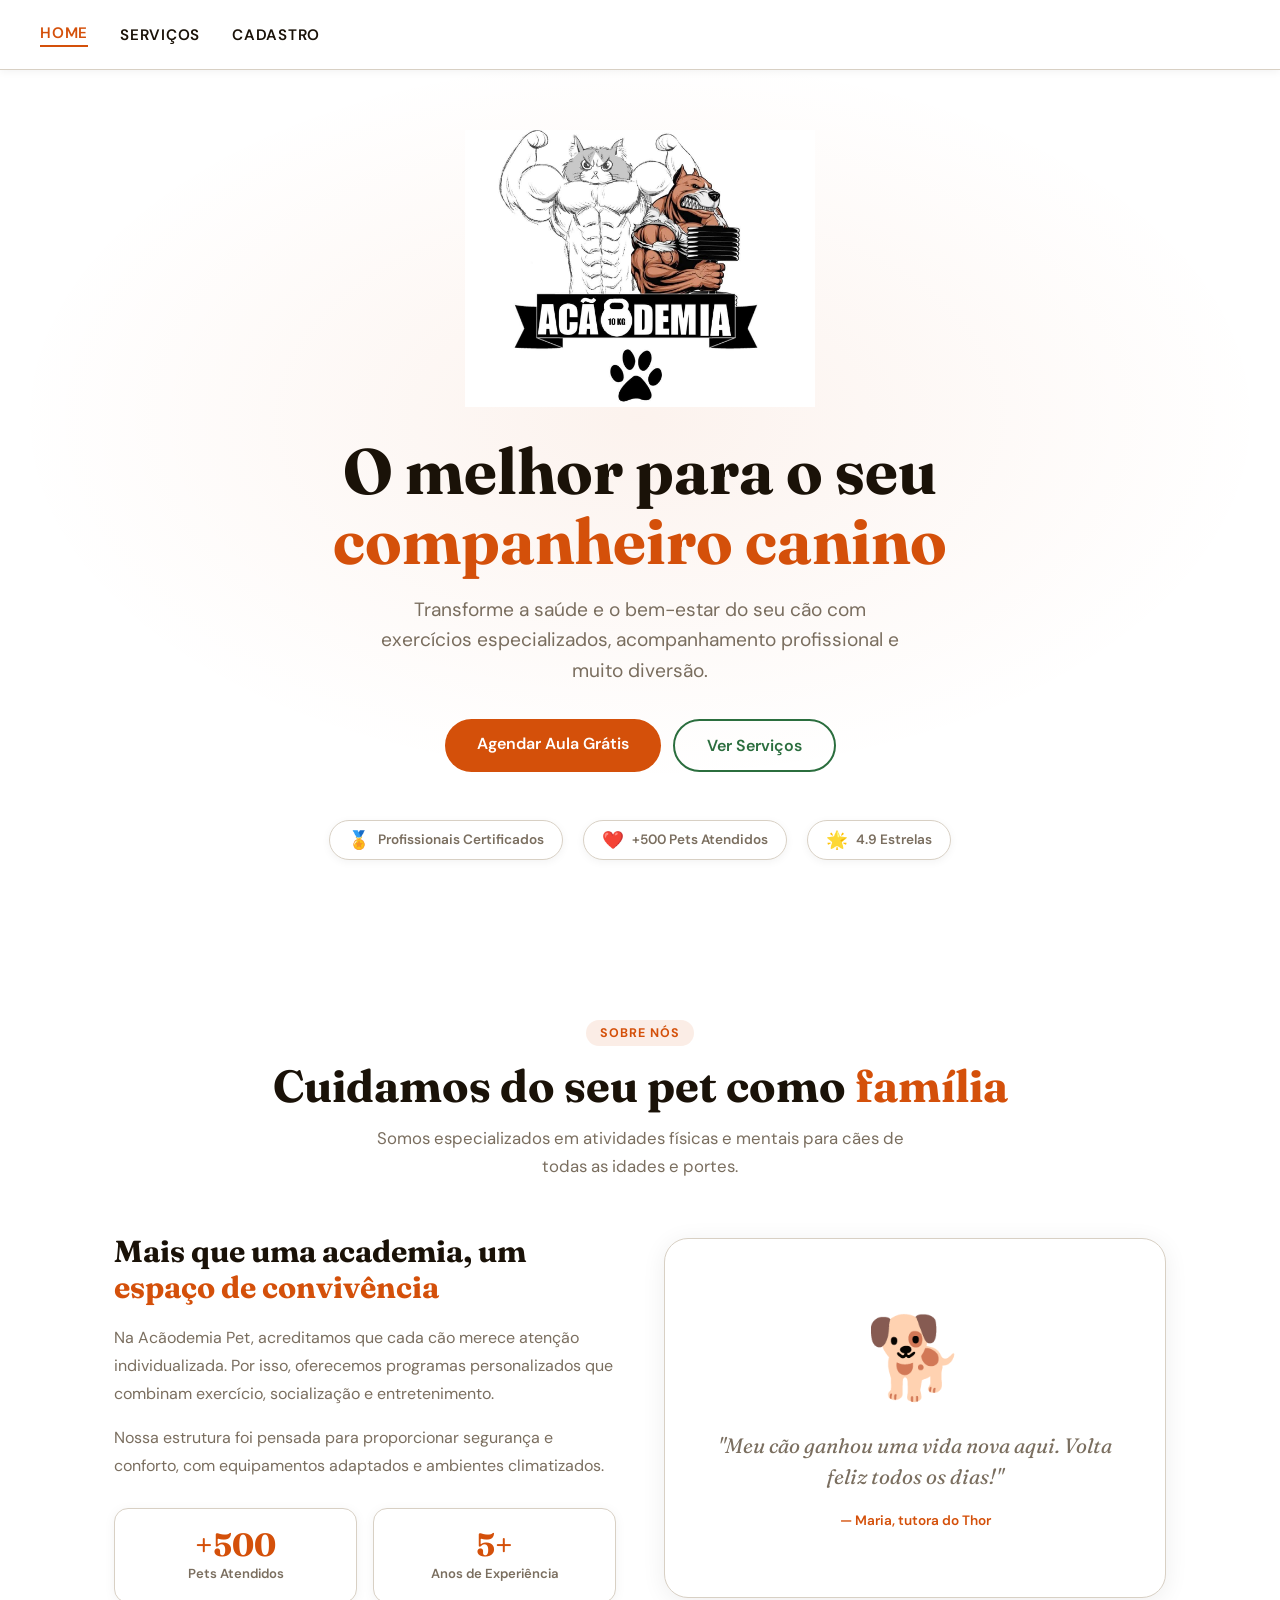
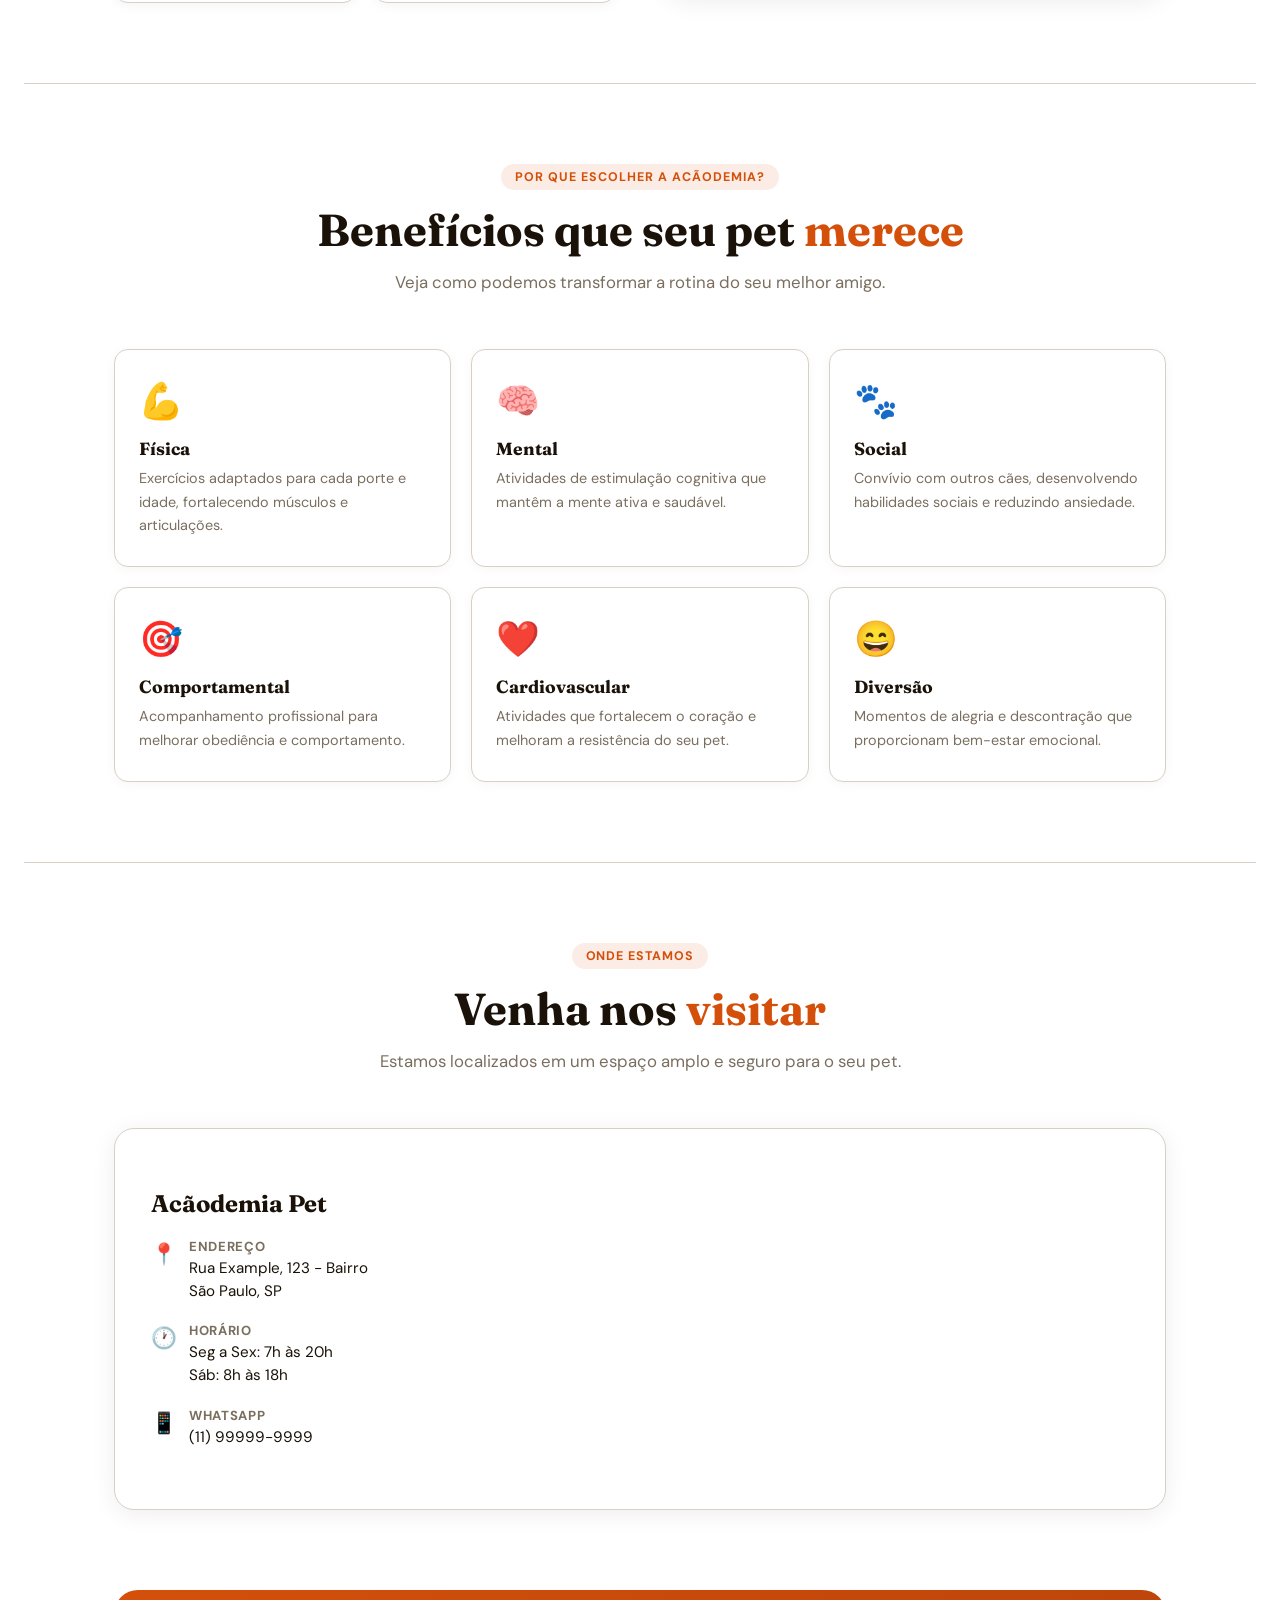
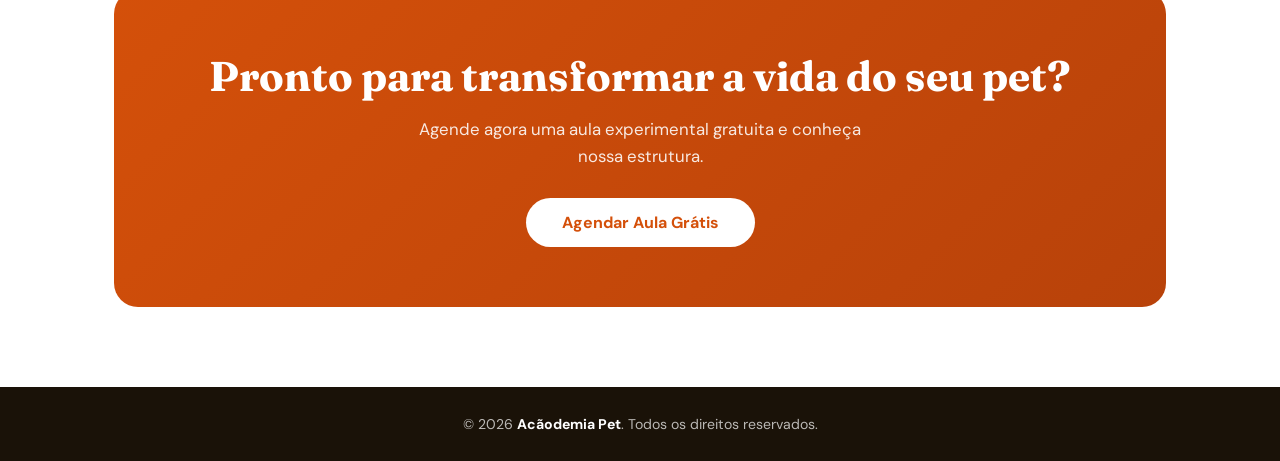
<file: index.html>
<!DOCTYPE html>
<html lang="pt-BR">
<head>
  <meta charset="UTF-8" />
  <meta name="viewport" content="width=device-width, initial-scale=1.0"/>
  <title>Acãodemia Pet — Academia Canina</title>
  <link href="https://fonts.googleapis.com/css2?family=Fraunces:ital,wght@0,400;0,700;1,400&family=DM+Sans:wght@400;500;600&display=swap" rel="stylesheet"/>
  <link rel="stylesheet" href="styles.css"/>
</head>
<body>
  <!-- ===== NAVBAR ===== -->
  <nav>
    <ul class="links-navegacao">
      <li><a href="#" id="nav-home" class="ativa" onclick="showPage('home'); return false;">HOME</a></li>
      <li><a href="#" id="nav-servicos" onclick="showPage('servicos'); return false;">SERVIÇOS</a></li>
      <li><a href="#" id="nav-cadastro" onclick="showPage('cadastro'); return false;">CADASTRO</a></li>
    </ul>
    <button class="menu-hamburguer" id="hamburger" aria-label="Menu" onclick="toggleMobile()">
      <span></span>
      <span></span>
      <span></span>
    </button>
  </nav>
  <div class="menu-movel" id="mobile-menu">
    <a href="#" id="mob-home" class="ativa" onclick="showPage('home'); toggleMobile(); return false;">HOME</a>
    <a href="#" id="mob-servicos" onclick="showPage('servicos'); toggleMobile(); return false;">SERVIÇOS</a>
    <a href="#" id="mob-cadastro" onclick="showPage('cadastro'); toggleMobile(); return false;">CADASTRO</a>
  </div>

  <!-- ===== PAGE: HOME ===== -->
  <div id="page-home" class="pagina ativa">
    <section class="heroi">
      <div class="logo-heroi aparece-cima">
        <img src="logo.jpeg" alt="Acãodemia Pet">
      </div>
      <h1 class="aparece-cima-2">O melhor para o seu <span>companheiro canino</span></h1>
      <p class="aparece-cima-2">Transforme a saúde e o bem-estar do seu cão com exercícios especializados, acompanhamento profissional e muito diversão.</p>
      <div class="botoes-heroi aparece-cima-3">
        <a href="#" class="botao-primario" onclick="showPage('cadastro'); return false;">Agendar Aula Grátis</a>
        <a href="#servicos" class="botao-secundario" onclick="showPage('servicos'); return false;">Ver Serviços</a>
      </div>
      <div class="hero-badges aparece-cima-3">
        <div class="selo"><span class="icone-selo">🏅</span> Profissionais Certificados</div>
        <div class="selo"><span class="icone-selo">❤️</span> +500 Pets Atendidos</div>
        <div class="selo"><span class="icone-selo">🌟</span> 4.9 Estrelas</div>
      </div>
    </section>

    <section class="secao" id="sobre">
      <div class="cabecalho-secao">
        <span class="tag-secao">Sobre nós</span>
        <h2>Cuidamos do seu pet como <span>família</span></h2>
        <p>Somos especializados em atividades físicas e mentais para cães de todas as idades e portes.</p>
      </div>
      <div class="grade-sobre">
        <div class="texto-sobre">
          <h3>Mais que uma academia, um <span>espaço de convivência</span></h3>
          <p>Na Acãodemia Pet, acreditamos que cada cão merece atenção individualizada. Por isso, oferecemos programas personalizados que combinam exercício, socialização e entretenimento.</p>
          <p>Nossa estrutura foi pensada para proporcionar segurança e conforto, com equipamentos adaptados e ambientes climatizados.</p>
          <div class="estatisticas-sobre">
            <div class="cartao-estatistica">
              <div class="numero-estatistica">+500</div>
              <div class="rotulo-estatistica">Pets Atendidos</div>
            </div>
            <div class="cartao-estatistica">
              <div class="numero-estatistica">5+</div>
              <div class="rotulo-estatistica">Anos de Experiência</div>
            </div>
          </div>
        </div>
        <div class="visual-sobre">
          <span class="icone-grande">🐕</span>
          <p>"Meu cão ganhou uma vida nova aqui. Volta feliz todos os dias!"</p>
          <span class="autor">— Maria, tutora do Thor</span>
        </div>
      </div>
    </section>

    <hr class="divisor">

    <section class="secao" id="beneficios">
      <div class="cabecalho-secao">
        <span class="tag-secao">Por que escolher a Acãodemia?</span>
        <h2>Benefícios que seu pet <span>merece</span></h2>
        <p>Veja como podemos transformar a rotina do seu melhor amigo.</p>
      </div>
      <div class="grade-beneficios">
        <div class="cartao-beneficio">
          <span class="icone-beneficio">💪</span>
          <h4>Física</h4>
          <p>Exercícios adaptados para cada porte e idade, fortalecendo músculos e articulações.</p>
        </div>
        <div class="cartao-beneficio">
          <span class="icone-beneficio">🧠</span>
          <h4>Mental</h4>
          <p>Atividades de estimulação cognitiva que mantêm a mente ativa e saudável.</p>
        </div>
        <div class="cartao-beneficio">
          <span class="icone-beneficio">🐾</span>
          <h4>Social</h4>
          <p>Convívio com outros cães, desenvolvendo habilidades sociais e reduzindo ansiedade.</p>
        </div>
        <div class="cartao-beneficio">
          <span class="icone-beneficio">🎯</span>
          <h4>Comportamental</h4>
          <p>Acompanhamento profissional para melhorar obediência e comportamento.</p>
        </div>
        <div class="cartao-beneficio">
          <span class="icone-beneficio">❤️</span>
          <h4>Cardiovascular</h4>
          <p>Atividades que fortalecem o coração e melhoram a resistência do seu pet.</p>
        </div>
        <div class="cartao-beneficio">
          <span class="icone-beneficio">😄</span>
          <h4>Diversão</h4>
          <p>Momentos de alegria e descontração que proporcionam bem-estar emocional.</p>
        </div>
      </div>
    </section>

    <hr class="divisor">

    <section class="secao" id="localizacao">
      <div class="cabecalho-secao">
        <span class="tag-secao">Onde estamos</span>
        <h2>Venha nos <span>visitar</span></h2>
        <p>Estamos localizados em um espaço amplo e seguro para o seu pet.</p>
      </div>
      <div class="envoltoria-localizacao">
        <div class="informacoes-localizacao">
          <div class="detalhes-localizacao">
            <h3>Acãodemia Pet</h3>
            <div class="item-localizacao">
              <span class="icone-localizacao">📍</span>
              <div>
                <strong>Endereço</strong>
                <p>Rua Example, 123 - Bairro<br>São Paulo, SP</p>
              </div>
            </div>
            <div class="item-localizacao">
              <span class="icone-localizacao">🕐</span>
              <div>
                <strong>Horário</strong>
                <p>Seg a Sex: 7h às 20h<br>Sáb: 8h às 18h</p>
              </div>
            </div>
            <div class="item-localizacao">
              <span class="icone-localizacao">📱</span>
              <div>
                <strong>WhatsApp</strong>
                <p>(11) 99999-9999</p>
              </div>
            </div>
          </div>
          <div class="conteiner-mapa">
            <iframe src="https://www.google.com/maps/embed?pb=!1m18!1m12!1m3!1d3657.197690722798!2d-46.65870258554344!3d-23.561696284680577!2m3!1f0!2f0!3f0!3m2!1i1024!2i768!4f13.1!3m3!1m2!1s0x94ce59c8da0aa315%3A0xd63f3e4a5d6e1b0!2sAv.%20Paulista%2C%20São%20Paulo%20-%20SP!5e0!3m2!1spt-BR!2sbr!4v1640000000000!5m2!1spt-BR!2sbr" allowfullscreen="" loading="lazy"></iframe>
          </div>
        </div>
      </div>
    </section>

    <div class="chamada-inicial">
      <h2>Pronto para transformar a vida do seu pet?</h2>
      <p>Agende agora uma aula experimental gratuita e conheça nossa estrutura.</p>
      <a href="#" class="botao-branco" onclick="showPage('cadastro'); return false;">Agendar Aula Grátis</a>
    </div>
  </div>

  <!-- ===== PAGE: SERVIÇOS ===== -->
  <div id="page-servicos" class="pagina">
    <div class="heroi-servicos">
      <h1>Nossos <span>Serviços</span></h1>
      <p>Oferecemos diversas modalidades para atender às necessidades do seu pet.</p>
    </div>
    <div class="grade-servicos">
      <div class="cartao-servico">
        <span class="numero-servico">1</span>
        <div class="envoltoria-icone-servico">🏃</div>
        <div class="corpo-servico">
          <h3>Natação</h3>
          <p>Atividade de baixo impacto, ideal para pets com problemas articulares ou que adoram água. A natação fortalece músculos e melhora a resistência cardiovascular.</p>
          <div class="tags-servico">
            <span class="tag-servico">Musculação</span>
            <span class="tag-servico">Cardio</span>
          </div>
        </div>
      </div>
      <div class="cartao-servico">
        <span class="numero-servico">2</span>
        <div class="envoltoria-icone-servico">🎾</div>
        <div class="corpo-servico">
          <h3>Agility</h3>
          <p>Circuito de obstáculos que desenvolve coordenação, agilidade e concentração. Perfeito para cães que precisam gastar energia e aprender novos comandos.</p>
          <div class="tags-servico">
            <span class="tag-servico">Coordenação</span>
            <span class="tag-servico">Equilíbrio</span>
          </div>
        </div>
      </div>
      <div class="cartao-servico">
        <span class="numero-servico">3</span>
        <div class="envoltoria-icone-servico">🐕</div>
        <div class="corpo-servico">
          <h3>Socialização</h3>
          <p>Sessões em grupo onde seu pet interage com outros cães de forma supervisionada. Ideal para desenvolver habilidades sociais e reduzir comportamentos agressivos.</p>
          <div class="tags-servico">
            <span class="tag-servico">Convívio</span>
            <span class="tag-servico">Comportamento</span>
          </div>
        </div>
      </div>
      <div class="cartao-servico">
        <span class="numero-servico">4</span>
        <div class="envoltoria-icone-servico">🧠</div>
        <div class="corpo-servico">
          <h3>Enriquecimento Ambiental</h3>
          <p>Atividades que estimulam os sentidos e a mente do seu pet, prevenindo tédio e comportamentos destrutivos. Inclui jogos de busca e puzzles.</p>
          <div class="tags-servico">
            <span class="tag-servico">Estimulação</span>
            <span class="tag-servico">Mental</span>
          </div>
        </div>
      </div>
      <div class="cartao-servico">
        <span class="numero-servico">5</span>
        <div class="envoltoria-icone-servico">🏋️</div>
        <div class="corpo-servico">
          <h3>Musculação</h3>
          <p>Exercícios específicos para fortalecimento muscular, indicados para recuperação pós-cirúrgica ou prevenção de lesões. Equipamentos adaptados para cada porte.</p>
          <div class="tags-servico">
            <span class="tag-servico">Força</span>
            <span class="tag-servico">Reabilitação</span>
          </div>
        </div>
      </div>
      <div class="cartao-servico">
        <span class="numero-servico">6</span>
        <div class="envoltoria-icone-servico">🎓</div>
        <div class="corpo-servico">
          <h3>Obediência</h3>
          <p>Aulas de adestramento básico e avançado, focadas em comandos como sentar, deitar, ficar e caminhar sem coleira. Melhora a comunicação entre tutor e pet.</p>
          <div class="tags-servico">
            <span class="tag-servico">Educação</span>
            <span class="tag-servico">Disciplina</span>
          </div>
        </div>
      </div>
      <div class="cartao-servico destaque">
        <span class="numero-servico">★</span>
        <div class="envoltoria-icone-servico">🌟</div>
        <div class="corpo-servico">
          <h3>Pacote Premium</h3>
          <p>Plano completo que inclui natação, agility, socialização e enriquecimento ambiental. Ideal para quem busca o melhor para seu pet com acompanhamento personalizado e relatórios de evolução.</p>
          <div class="tags-servico">
            <span class="tag-servico">Completo</span>
            <span class="tag-servico">Personalizado</span>
            <span class="tag-servico">Relatório</span>
          </div>
        </div>
      </div>
    </div>
  </div>

  <!-- ===== PAGE: CADASTRO ===== -->
  <div id="page-cadastro" class="pagina">
    <div class="pagina-cadastro">
      <div class="cabecalho-cadastro">
        <span class="pata">🐾</span>
        <h1>Agende uma <span>aula experimental</span></h1>
        <p>Preencha o formulário abaixo e entraremos em contato.</p>
      </div>
      <div class="cartao">
        <form id="form">
          <div class="titulo-secao-formulario">Dados do Pet</div>
          <div class="linha">
            <div class="campo">
              <label for="nome_cao">Nome do cão *</label>
              <input type="text" id="nome_cao" name="nome_cao" required>
            </div>
            <div class="campo">
              <label for="raca">Raça</label>
              <input type="text" id="raca" name="raca">
            </div>
          </div>
          <div class="linha">
            <div class="campo">
              <label for="idade">Idade (anos)</label>
              <input type="number" id="idade" name="idade" min="0">
            </div>
            <div class="campo">
              <label for="peso">Peso (kg)</label>
              <input type="number" id="peso" name="peso" min="0" step="0.1">
            </div>
          </div>
          <div class="campo">
            <label for="porte">Porte</label>
            <select id="porte" name="porte">
              <option value="">Selecione...</option>
              <option value="pequeno">Pequeno (até 10kg)</option>
              <option value="medio">Médio (10-25kg)</option>
              <option value="grande">Grande (acima de 25kg)</option>
            </select>
          </div>

          <div class="titulo-secao-formulario">Dados do Tutor</div>
          <div class="linha">
            <div class="campo">
              <label for="tutor">Nome do tutor *</label>
              <input type="text" id="tutor" name="tutor" required>
            </div>
            <div class="campo">
              <label for="email">E-mail</label>
              <input type="email" id="email" name="email">
            </div>
          </div>
          <div class="linha">
            <div class="campo">
              <label for="telefone">WhatsApp *</label>
              <input type="tel" id="telefone" name="telefone" required>
            </div>
            <div class="campo">
              <label for="whatsapp">Prefere WhatsApp?</label>
              <div class="opcoes">
                <label class="rotulo-opcao">
                  <input type="radio" name="pref_whatsapp" value="sim" checked>
                  Sim
                </label>
                <label class="rotulo-opcao">
                  <input type="radio" name="pref_whatsapp" value="nao">
                  Não
                </label>
              </div>
            </div>
          </div>

          <div class="titulo-secao-formulario"> Interesse </div>
          <div class="campo">
            <label for="servico_interesse">Serviço de interesse</label>
            <select id="servico_interesse" name="servico_interesse">
              <option value="">Selecione...</option>
              <option value="natacao">Natação</option>
              <option value="agility">Agility</option>
              <option value="socializacao">Socialização</option>
              <option value="enriquecimento">Enriquecimento Ambiental</option>
              <option value="musculacao">Musculação</option>
              <option value="obediencia">Obediência</option>
              <option value="premium">Pacote Premium</option>
            </select>
          </div>
          <div class="campo">
            <label>Plano de interesse</label>
            <div class="planos">
              <label class="rotulo-plano">
                <input type="radio" name="plano" value="avulso">
                <span class="icone-plano">🎟️</span>
                <span class="nome-plano">Avulso</span>
                <span class="preco-plano">R$ 80</span>
                <span class="frequencia-plano">por aula</span>
              </label>
              <label class="rotulo-plano">
                <input type="radio" name="plano" value="mensal" checked>
                <span class="icone-plano">📅</span>
                <span class="nome-plano">Mensal</span>
                <span class="preco-plano">R$ 350</span>
                <span class="frequencia-plano">4 aulas/mês</span>
              </label>
              <label class="rotulo-plano">
                <input type="radio" name="plano" value="premium">
                <span class="icone-plano">⭐</span>
                <span class="nome-plano">Premium</span>
                <span class="preco-plano">R$ 600</span>
                <span class="frequencia-plano">8 aulas/mês</span>
              </label>
            </div>
          </div>
          <div class="campo">
            <label for="observacoes">Observações</label>
            <textarea id="observacoes" name="observacoes" placeholder="Conte mais sobre seu pet: necessidades especiais, comportamento, etc."></textarea>
          </div>
          <button type="submit" class="botao-enviar">Agendar Aula Experimental</button>
        </form>
        <div id="success">
          <div class="big">🎉</div>
          <h2>Agendamento Realizado!</h2>
          <p>Em breve entraremos em contato pelo WhatsApp.</p>
        </div>
      </div>
    </div>
  </div>

  <!-- ===== FOOTER ===== -->
  <footer>
    <p>© 2026 <strong>Acãodemia Pet</strong>. Todos os direitos reservados.</p>
  </footer>

  <script src="script.js"></script>
</body>
</html>
</file>
<file: styles.css>
*, *::before, *::after { box-sizing: border-box; margin: 0; padding: 0; }

:root {
  --bg: #ffffff;
  --card: #ffffff;
  --ink: #1a1208;
  --muted: #7a6e5f;
  --accent: #d4500a;
  --accent2: #2b6e3e;
  --border: #d8d0c4;
  --radius: 14px;
}

html { scroll-behavior: smooth; }

body {
  background: var(--bg);
  font-family: 'DM Sans', sans-serif;
  color: var(--ink);
  min-height: 100vh;
}

/* ===== NAVBAR ===== */
nav {
  position: sticky;
  top: 0;
  z-index: 100;
  background: rgba(255,255,255,0.98);
  backdrop-filter: blur(12px);
  border-bottom: 1.5px solid var(--border);
  padding: 16px 40px;
  display: flex;
  align-items: center;
  justify-content: space-between;
  height: auto;
  min-height: 70px;
  box-shadow: 0 2px 8px rgba(26,18,8,.05);
}

.marca-navegacao {
  display: flex;
  align-items: center;
  gap: 14px;
  text-decoration: none;
  color: var(--ink);
  flex-shrink: 0;
}

.marca-navegacao img {
  height: 52px;
  width: auto;
  object-fit: contain;
  display: block;
  cursor: pointer;
  transition: transform .2s;
}

.marca-navegacao img:hover {
  transform: scale(1.05);
}

.links-navegacao {
  display: flex;
  gap: 32px;
  list-style: none;
  align-items: center;
}

.links-navegacao a {
  display: block;
  text-decoration: none;
  font-size: 0.95rem;
  font-weight: 600;
  color: var(--ink);
  transition: color .18s;
  cursor: pointer;
  letter-spacing: 0.05em;
  text-transform: uppercase;
}

.links-navegacao a:hover {
  color: var(--accent);
}

.links-navegacao a.ativa {
  color: var(--accent);
  border-bottom: 2px solid var(--accent);
  padding-bottom: 2px;
}

/* Hamburger */
.menu-hamburguer {
  display: none;
  flex-direction: column;
  gap: 5px;
  cursor: pointer;
  padding: 6px;
  background: none;
  border: none;
  z-index: 101;
}

.menu-hamburguer span {
  display: block;
  width: 26px;
  height: 2.5px;
  background: var(--ink);
  border-radius: 2px;
  transition: all .25s;
}

.menu-movel {
  display: none;
  flex-direction: column;
  background: var(--bg);
  border-bottom: 1.5px solid var(--border);
  padding: 16px 24px 24px;
  gap: 12px;
  position: absolute;
  top: 70px;
  left: 0;
  right: 0;
  box-shadow: 0 4px 12px rgba(26,18,8,.1);
}

.menu-movel a {
  padding: 12px 16px;
  text-decoration: none;
  font-size: 0.95rem;
  font-weight: 600;
  color: var(--ink);
  transition: color .18s;
  cursor: pointer;
  letter-spacing: 0.05em;
  text-transform: uppercase;
}

.menu-movel a:hover {
  color: var(--accent);
}

.menu-movel a.ativa {
  color: var(--accent);
}

/* ===== PAGE SECTIONS ===== */
.pagina { display: none; }
.pagina.ativa { display: block; }

/* ===== HOME — HERO ===== */
.heroi {
  min-height: calc(100vh - 70px);
  display: flex;
  flex-direction: column;
  align-items: center;
  justify-content: center;
  text-align: center;
  padding: 60px 24px 80px;
  position: relative;
  overflow: hidden;
}

.heroi::before {
  content: '';
  position: absolute;
  inset: 0;
  background: radial-gradient(ellipse 70% 60% at 50% 40%, rgba(212,80,10,.07) 0%, transparent 70%);
  pointer-events: none;
}

.logo-heroi {
  margin-bottom: 29px;
}

.logo-heroi img {
  max-width: 350px;
  height: auto;
  display: block;
  margin: 0 auto;
}

.heroi h1 {
  font-family: 'Fraunces', serif;
  font-size: clamp(2.4rem, 7vw, 4rem);
  font-weight: 700;
  line-height: 1.1;
  max-width: 700px;
}

.heroi h1 span { color: var(--accent); }

.heroi p {
  margin-top: 18px;
  font-size: clamp(1rem, 2.5vw, 1.2rem);
  color: var(--muted);
  max-width: 520px;
  line-height: 1.6;
}

.botoes-heroi {
  display: flex;
  gap: 12px;
  margin-top: 32px;
  flex-wrap: wrap;
  justify-content: center;
}

.botao-primario {
  padding: 14px 32px;
  background: var(--accent);
  color: #fff;
  border: none;
  border-radius: 100px;
  font-family: 'DM Sans', sans-serif;
  font-size: 1rem;
  font-weight: 600;
  cursor: pointer;
  text-decoration: none;
  transition: background .18s, transform .12s;
  display: inline-block;
}

.botao-primario:hover { background: #b8420a; transform: translateY(-2px); }

.botao-secundario {
  padding: 14px 32px;
  background: transparent;
  color: var(--accent2);
  border: 2px solid var(--accent2);
  border-radius: 100px;
  font-family: 'DM Sans', sans-serif;
  font-size: 1rem;
  font-weight: 600;
  cursor: pointer;
  text-decoration: none;
  transition: background .18s, transform .12s;
  display: inline-block;
}

.botao-secundario:hover { background: rgba(43,110,62,.08); transform: translateY(-2px); }

.hero-badges {
  display: flex;
  gap: 20px;
  margin-top: 48px;
  flex-wrap: wrap;
  justify-content: center;
}

.selo {
  display: flex;
  align-items: center;
  gap: 8px;
  background: var(--card);
  border: 1.5px solid var(--border);
  border-radius: 100px;
  padding: 8px 18px;
  font-size: 0.85rem;
  font-weight: 600;
  color: var(--muted);
  box-shadow: 0 2px 8px rgba(26,18,8,.05);
}

.selo .icone-selo { font-size: 1.1rem; }

/* ===== SECTION WRAPPER ===== */
.secao {
  padding: 80px 24px;
  max-width: 1100px;
  margin: 0 auto;
}

.cabecalho-secao {
  text-align: center;
  margin-bottom: 52px;
}

.tag-secao {
  display: inline-block;
  background: rgba(212,80,10,.1);
  color: var(--accent);
  font-size: 0.78rem;
  font-weight: 700;
  letter-spacing: .08em;
  text-transform: uppercase;
  padding: 5px 14px;
  border-radius: 100px;
  margin-bottom: 14px;
}

.cabecalho-secao h2 {
  font-family: 'Fraunces', serif;
  font-size: clamp(1.8rem, 4vw, 2.8rem);
  font-weight: 700;
  line-height: 1.15;
}

.cabecalho-secao h2 span { color: var(--accent); }

.cabecalho-secao p {
  margin-top: 14px;
  color: var(--muted);
  font-size: 1.05rem;
  max-width: 560px;
  margin-left: auto;
  margin-right: auto;
  line-height: 1.65;
}

/* ===== SOBRE ===== */
.grade-sobre {
  display: grid;
  grid-template-columns: 1fr 1fr;
  gap: 48px;
  align-items: center;
}

.texto-sobre h3 {
  font-family: 'Fraunces', serif;
  font-size: 1.9rem;
  font-weight: 700;
  line-height: 1.2;
  margin-bottom: 18px;
}

.texto-sobre h3 span { color: var(--accent); }

.texto-sobre p {
  color: var(--muted);
  line-height: 1.75;
  margin-bottom: 16px;
  font-size: 1rem;
}

.estatisticas-sobre {
  display: grid;
  grid-template-columns: 1fr 1fr;
  gap: 16px;
  margin-top: 28px;
}

.cartao-estatistica {
  background: var(--card);
  border: 1.5px solid var(--border);
  border-radius: var(--radius);
  padding: 20px;
  text-align: center;
  box-shadow: 0 2px 12px rgba(26,18,8,.05);
}

.cartao-estatistica .numero-estatistica {
  font-family: 'Fraunces', serif;
  font-size: 2rem;
  font-weight: 700;
  color: var(--accent);
  line-height: 1;
}

.cartao-estatistica .rotulo-estatistica {
  font-size: 0.82rem;
  color: var(--muted);
  margin-top: 4px;
  font-weight: 600;
}

.visual-sobre {
  background: var(--card);
  border: 1.5px solid var(--border);
  border-radius: 24px;
  padding: 40px;
  display: flex;
  flex-direction: column;
  align-items: center;
  justify-content: center;
  gap: 20px;
  box-shadow: 0 4px 24px rgba(26,18,8,.07);
  min-height: 360px;
}

.visual-sobre .icone-grande { font-size: 5rem; }

.visual-sobre p {
  font-family: 'Fraunces', serif;
  font-size: 1.3rem;
  font-style: italic;
  text-align: center;
  color: var(--muted);
  line-height: 1.5;
}

.visual-sobre .autor {
  font-family: 'DM Sans', sans-serif;
  font-style: normal;
  font-size: 0.85rem;
  font-weight: 600;
  color: var(--accent);
}

/* ===== DIVIDER ===== */
.divisor {
  border: none;
  border-top: 1.5px solid var(--border);
  margin: 0 24px;
}

/* ===== BENEFÍCIOS ===== */
.grade-beneficios {
  display: grid;
  grid-template-columns: repeat(3, 1fr);
  gap: 20px;
}

.cartao-beneficio {
  background: var(--card);
  border: 1.5px solid var(--border);
  border-radius: var(--radius);
  padding: 28px 24px;
  transition: transform .2s, box-shadow .2s;
  box-shadow: 0 2px 12px rgba(26,18,8,.04);
}

.cartao-beneficio:hover {
  transform: translateY(-4px);
  box-shadow: 0 8px 28px rgba(26,18,8,.1);
}

.icone-beneficio {
  font-size: 2.2rem;
  margin-bottom: 14px;
  display: block;
}

.cartao-beneficio h4 {
  font-family: 'Fraunces', serif;
  font-size: 1.1rem;
  font-weight: 700;
  margin-bottom: 8px;
}

.cartao-beneficio p {
  font-size: 0.9rem;
  color: var(--muted);
  line-height: 1.65;
}

/* ===== LOCALIZAÇÃO ===== */
.envoltoria-localizacao {
  background: var(--card);
  border: 1.5px solid var(--border);
  border-radius: 20px;
  overflow: hidden;
  box-shadow: 0 4px 24px rgba(26,18,8,.07);
}

.informacoes-localizacao {
  display: grid;
  grid-template-columns: 1fr 1.6fr;
}

.detalhes-localizacao {
  padding: 40px 36px;
  display: flex;
  flex-direction: column;
  gap: 20px;
  justify-content: center;
}

.detalhes-localizacao h3 {
  font-family: 'Fraunces', serif;
  font-size: 1.5rem;
  font-weight: 700;
}

.item-localizacao {
  display: flex;
  gap: 12px;
  align-items: flex-start;
}

.icone-localizacao {
  font-size: 1.3rem;
  flex-shrink: 0;
  margin-top: 2px;
}

.item-localizacao strong {
  display: block;
  font-size: 0.82rem;
  font-weight: 700;
  text-transform: uppercase;
  letter-spacing: .05em;
  color: var(--muted);
  margin-bottom: 2px;
}

.item-localizacao p {
  font-size: 0.95rem;
  color: var(--ink);
  line-height: 1.5;
}

.conteiner-mapa {
  min-height: 380px;
}

.conteiner-mapa iframe {
  width: 100%;
  height: 100%;
  min-height: 380px;
  border: none;
  display: block;
}

/* ===== HOME CTA FINAL ===== */
.chamada-inicial {
  background: linear-gradient(135deg, var(--accent) 0%, #b8420a 100%);
  border-radius: 24px;
  padding: 60px 40px;
  text-align: center;
  color: #fff;
  margin: 0 24px 80px;
  max-width: 1052px;
  margin-left: auto;
  margin-right: auto;
}

.chamada-inicial h2 {
  font-family: 'Fraunces', serif;
  font-size: clamp(1.8rem, 4vw, 2.6rem);
  font-weight: 700;
  margin-bottom: 14px;
}

.chamada-inicial p {
  font-size: 1.05rem;
  opacity: .88;
  max-width: 480px;
  margin: 0 auto 28px;
  line-height: 1.6;
}

.botao-branco {
  display: inline-block;
  padding: 14px 36px;
  background: #fff;
  color: var(--accent);
  border: none;
  border-radius: 100px;
  font-family: 'DM Sans', sans-serif;
  font-size: 1rem;
  font-weight: 700;
  cursor: pointer;
  text-decoration: none;
  transition: transform .15s, box-shadow .15s;
}

.botao-branco:hover { transform: translateY(-2px); box-shadow: 0 8px 24px rgba(0,0,0,.2); }

/* ===== SERVIÇOS PAGE ===== */
.heroi-servicos {
  text-align: center;
  padding: 64px 24px 48px;
}

.heroi-servicos h1 {
  font-family: 'Fraunces', serif;
  font-size: clamp(2rem, 5vw, 3.2rem);
  font-weight: 700;
}

.heroi-servicos h1 span { color: var(--accent); }

.heroi-servicos p {
  margin-top: 14px;
  color: var(--muted);
  font-size: 1.05rem;
  max-width: 540px;
  margin-left: auto;
  margin-right: auto;
  line-height: 1.65;
}

.grade-servicos {
  max-width: 1100px;
  margin: 0 auto;
  padding: 0 24px 80px;
  display: grid;
  grid-template-columns: 1fr 1fr;
  gap: 24px;
}

.cartao-servico {
  background: var(--card);
  border: 1.5px solid var(--border);
  border-radius: 20px;
  padding: 36px 32px;
  display: flex;
  flex-direction: column;
  gap: 14px;
  box-shadow: 0 2px 16px rgba(26,18,8,.05);
  transition: transform .2s, box-shadow .2s;
}

.cartao-servico:hover {
  transform: translateY(-4px);
  box-shadow: 0 10px 32px rgba(26,18,8,.1);
}

.cartao-servico.destaque {
  grid-column: 1 / -1;
  flex-direction: row;
  align-items: flex-start;
  gap: 32px;
}

.numero-servico {
  display: inline-flex;
  align-items: center;
  justify-content: center;
  width: 36px;
  height: 36px;
  background: rgba(212,80,10,.1);
  color: var(--accent);
  border-radius: 50%;
  font-size: 0.85rem;
  font-weight: 700;
  flex-shrink: 0;
}

.envoltoria-icone-servico {
  font-size: 3rem;
  flex-shrink: 0;
}

.corpo-servico { flex: 1; }

.cartao-servico h3 {
  font-family: 'Fraunces', serif;
  font-size: 1.25rem;
  font-weight: 700;
}

.cartao-servico p {
  font-size: 0.95rem;
  color: var(--muted);
  line-height: 1.7;
}

.tags-servico {
  display: flex;
  flex-wrap: wrap;
  gap: 8px;
  margin-top: 4px;
}

.tag-servico {
  display: inline-block;
  background: rgba(43,110,62,.1);
  color: var(--accent2);
  font-size: 0.78rem;
  font-weight: 700;
  padding: 4px 12px;
  border-radius: 100px;
}

/* ===== CADASTRO PAGE ===== */
.pagina-cadastro {
  padding: 40px 16px 60px;
}

.cabecalho-cadastro {
  text-align: center;
  margin-bottom: 36px;
}

.cabecalho-cadastro .pata {
  font-size: 2.8rem;
  display: block;
  margin-bottom: 8px;
  animation: bounce 2s ease-in-out infinite;
}

.cabecalho-cadastro h1 {
  font-family: 'Fraunces', serif;
  font-size: clamp(1.8rem, 5vw, 2.8rem);
  font-weight: 700;
  line-height: 1.1;
}

.cabecalho-cadastro h1 span { color: var(--accent); }

.cabecalho-cadastro p {
  color: var(--muted);
  margin-top: 8px;
  font-size: 0.95rem;
}

/* ---- Form card ---- */
.cartao {
  background: var(--card);
  border-radius: var(--radius);
  border: 1.5px solid var(--border);
  max-width: 640px;
  margin: 0 auto;
  padding: 36px 32px;
  box-shadow: 0 4px 24px rgba(26,18,8,.06);
}

.titulo-secao-formulario {
  font-family: 'Fraunces', serif;
  font-size: 1.05rem;
  font-weight: 700;
  color: var(--accent);
  border-bottom: 1.5px solid var(--border);
  padding-bottom: 6px;
  margin: 28px 0 18px;
}

.titulo-secao-formulario:first-of-type { margin-top: 0; }

.linha {
  display: grid;
  grid-template-columns: 1fr 1fr;
  gap: 16px;
}

.campo { display: flex; flex-direction: column; gap: 5px; margin-bottom: 16px; }

.campo label { font-size: 0.82rem; font-weight: 600; color: var(--muted); letter-spacing: .04em; text-transform: uppercase; }

input[type="text"],
input[type="number"],
input[type="date"],
input[type="email"],
input[type="tel"],
select,
textarea {
  width: 100%;
  padding: 10px 13px;
  border: 1.5px solid var(--border);
  border-radius: 9px;
  font-family: 'DM Sans', sans-serif;
  font-size: 0.95rem;
  color: var(--ink);
  background: var(--bg);
  transition: border-color .18s, box-shadow .18s;
  outline: none;
}

input:focus, select:focus, textarea:focus {
  border-color: var(--accent);
  box-shadow: 0 0 0 3px rgba(212,80,10,.12);
}

textarea { resize: vertical; min-height: 80px; }

.opcoes { display: flex; flex-wrap: wrap; gap: 10px; }

.rotulo-opcao {
  display: flex;
  align-items: center;
  gap: 7px;
  padding: 8px 14px;
  border: 1.5px solid var(--border);
  border-radius: 100px;
  cursor: pointer;
  font-size: 0.88rem;
  font-weight: 500;
  transition: border-color .15s, background .15s;
  text-transform: none;
  letter-spacing: 0;
  color: var(--ink);
  background: var(--bg);
}

.rotulo-opcao input { display: none; }

.rotulo-opcao:has(input:checked) {
  border-color: var(--accent);
  background: #fdf1ea;
  color: var(--accent);
}

.planos { display: grid; grid-template-columns: repeat(3, 1fr); gap: 12px; }

.rotulo-plano {
  display: flex;
  flex-direction: column;
  align-items: center;
  text-align: center;
  gap: 4px;
  padding: 16px 10px;
  border: 1.5px solid var(--border);
  border-radius: var(--radius);
  cursor: pointer;
  transition: border-color .15s, background .15s;
  background: var(--bg);
}

.rotulo-plano input { display: none; }

.rotulo-plano:has(input:checked) {
  border-color: var(--accent2);
  background: #edf5f0;
}

.rotulo-plano .icone-plano { font-size: 1.6rem; }
.rotulo-plano .nome-plano { font-weight: 700; font-size: 0.9rem; }
.rotulo-plano .preco-plano { color: var(--accent2); font-size: 0.82rem; font-weight: 600; }
.rotulo-plano .frequencia-plano { font-size: 0.8rem; color: var(--muted); }

.botao-enviar {
  display: block;
  width: 100%;
  margin-top: 28px;
  padding: 14px;
  background: var(--accent);
  color: #fff;
  border: none;
  border-radius: 10px;
  font-family: 'DM Sans', sans-serif;
  font-size: 1rem;
  font-weight: 600;
  cursor: pointer;
  letter-spacing: .02em;
  transition: background .18s, transform .12s;
}

.botao-enviar:hover { background: #b8420a; transform: translateY(-1px); }
.botao-enviar:active { transform: translateY(0); }

#success {
  display: none;
  text-align: center;
  padding: 32px;
}

#success .big { font-size: 3rem; }
#success h2 { font-family: 'Fraunces', serif; font-size: 1.6rem; margin: 12px 0 8px; }
#success p { color: var(--muted); }

/* ===== FOOTER ===== */
footer {
  background: var(--ink);
  color: rgba(255,255,255,.7);
  text-align: center;
  padding: 28px 24px;
  font-size: 0.88rem;
}

footer strong { color: #fff; }

/* ===== ANIMATIONS ===== */
@keyframes bounce {
  0%, 100% { transform: translateY(0); }
  50% { transform: translateY(-8px); }
}

@keyframes fadeUp {
  from { opacity: 0; transform: translateY(24px); }
  to { opacity: 1; transform: translateY(0); }
}

.aparece-cima { animation: fadeUp .6s ease both; }
.aparece-cima-2 { animation: fadeUp .6s .15s ease both; }
.aparece-cima-3 { animation: fadeUp .6s .3s ease both; }

/* ===== RESPONSIVE ===== */
@media (max-width: 768px) {
  nav { padding: 12px 16px; }
  .links-navegacao { display: none; }
  .menu-hamburguer { display: flex; }
  .marca-navegacao img { height: 48px; }

  .grade-sobre { grid-template-columns: 1fr; }
  .visual-sobre { min-height: 220px; }

  .grade-beneficios { grid-template-columns: 1fr 1fr; }

  .informacoes-localizacao { grid-template-columns: 1fr; }
  .conteiner-mapa { min-height: 280px; }

  .grade-servicos { grid-template-columns: 1fr; }
  .cartao-servico.destaque { flex-direction: column; }
}

@media (max-width: 500px) {
  .cartao { padding: 24px 18px; }
  .linha { grid-template-columns: 1fr; }
  .planos { grid-template-columns: 1fr 1fr; }
  .grade-beneficios { grid-template-columns: 1fr; }
  .hero-badges { gap: 10px; }
}
</file>
